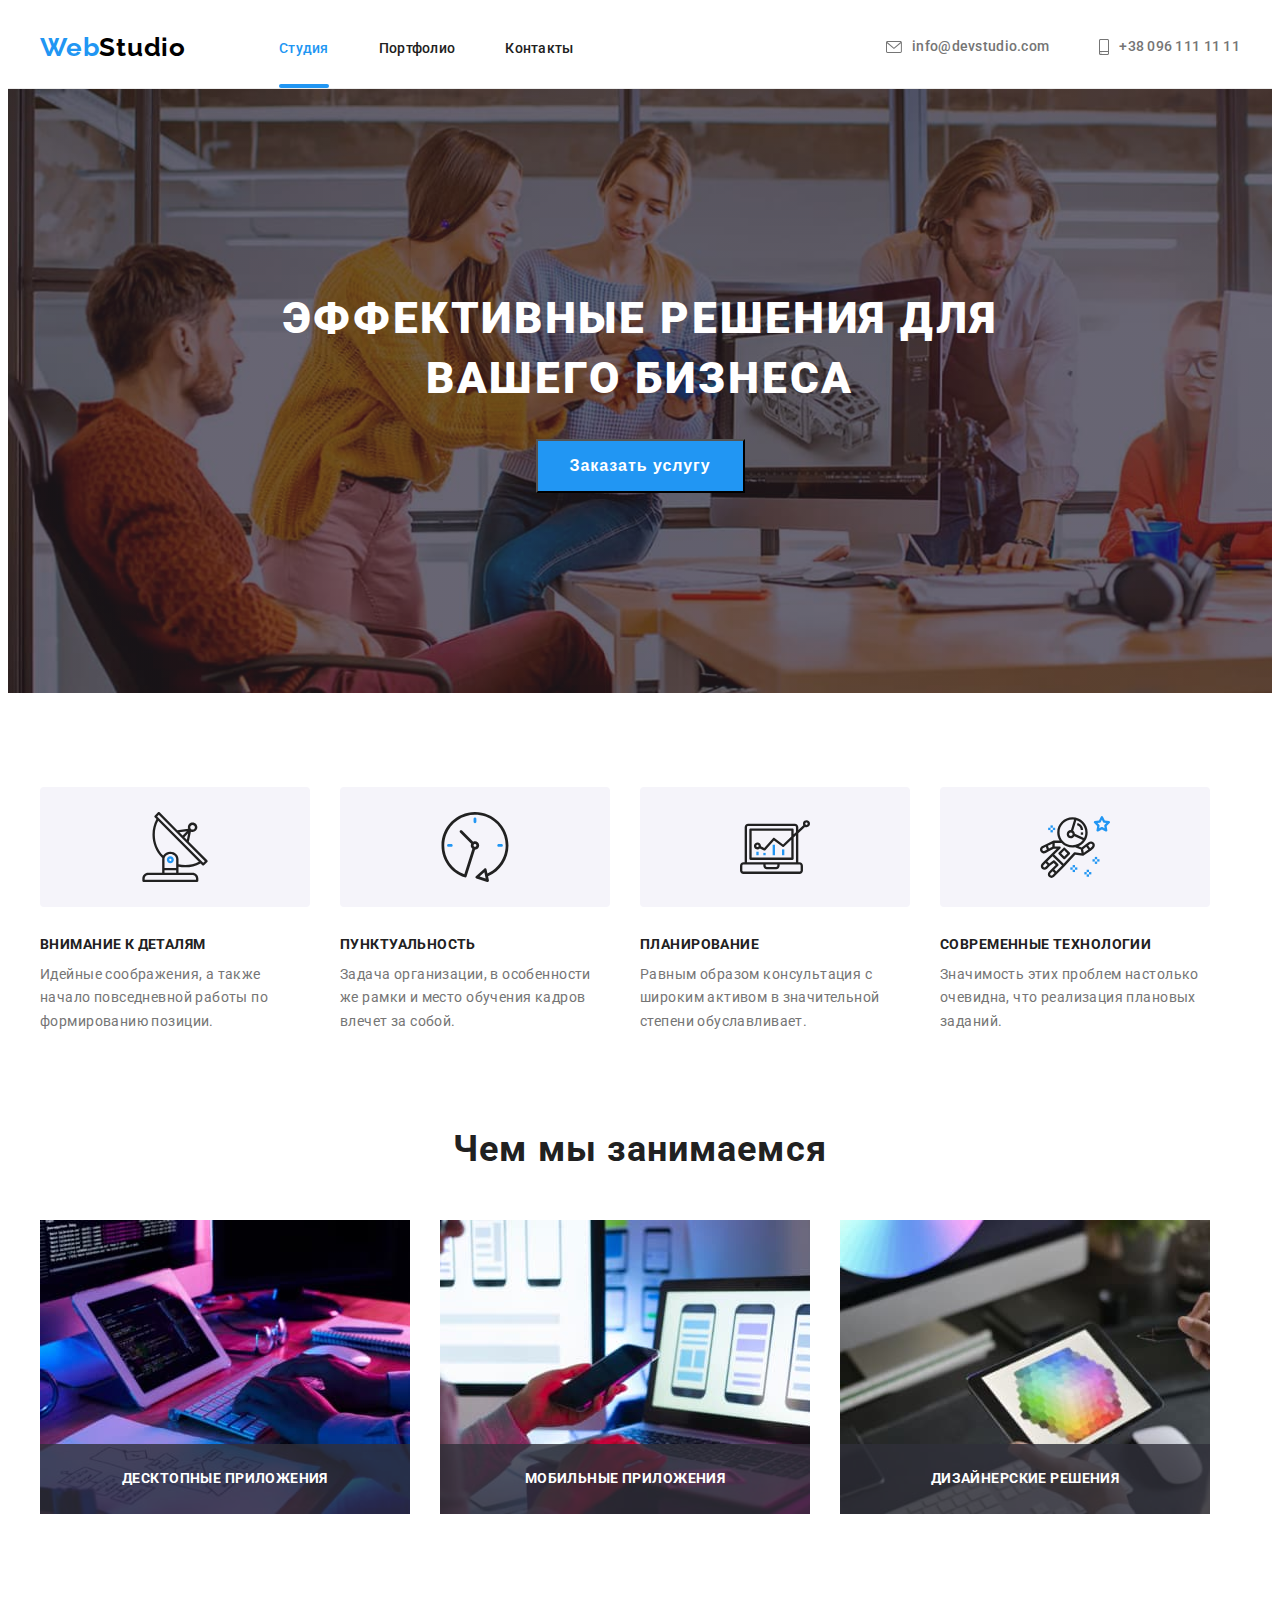
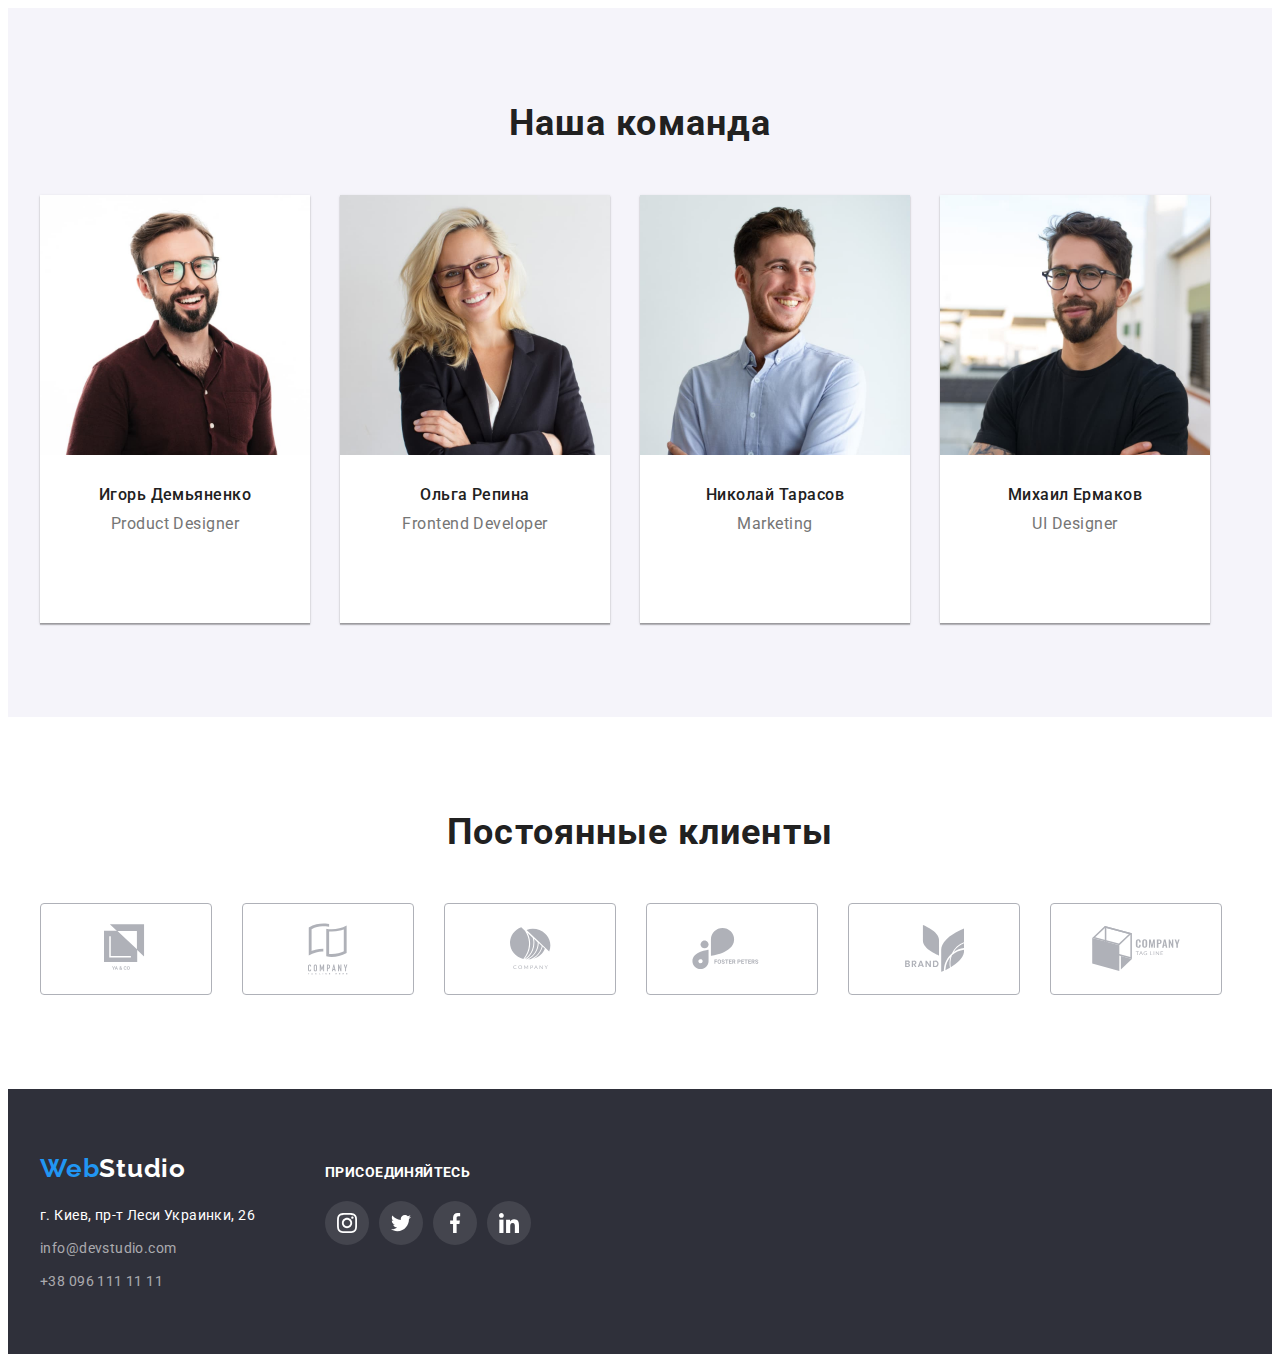
<file: index.html>
<!DOCTYPE html>
<html lang="ru">
  <head>
    <meta charset="UTF-8" />
    <meta name="viewport" content="width=device-width, initial-scale=1.0" />
    <title>Веб студия</title>
    <link rel="preconnect" href="https://fonts.gstatic.com" />
    <link
      href="https://fonts.googleapis.com/css2?family=Raleway:wght@700&family=Roboto:wght@400;500;700;900&display=swap"
      rel="stylesheet"
    />
    <link
      rel="stylesheet"
      href="https://cdnjs.cloudflare.com/ajax/libs/modern-normalize/1.0.0/modern-normalize.min.css"
      integrity="sha512-ISS7cAi1PEhQ8jnbJpJZMd29NlhNj4AWYyLOSp2CE/CsHxTCu+r+t0D2yoJudVrd0/8fTVPUVDzY5Tvli75u/g=="
      crossorigin="anonymous"
    />
    <link
      rel="stylesheet"
      href="https://cdnjs.cloudflare.com/ajax/libs/animate.css/4.1.1/animate.min.css"
    />
    <link rel="stylesheet" href="./css/styles.css" />
  </head>

  <body>
    <header class="header">
      <div class="container">
        <nav class="nav">
          <a class="logo link" href="./index.html"
            >Web<span class="logo-black">Studio</span></a
          >
          <ul class="list nav-list">
            <li class="nav-item">
              <a class="navigation-link link current" href="">Студия</a>
            </li>
            <li class="nav-item">
              <a class="navigation-link link" href="./portfolio.html"
                >Портфолио</a
              >
            </li>
            <li class="nav-item">
              <a class="navigation-link link" href="">Контакты</a>
            </li>
          </ul>
        </nav>
        <ul class="list contacts">
          <li class="contacts-item">
            <a class="contact-header link" href="mailto:info@devstudio.com">
              <svg class="img-email" width="16" height="12">
                <use href="./images/icons.svg#envelope"></use>
              </svg>
              info@devstudio.com
            </a>
          </li>
          <li class="contacts-item">
            <a class="contact-header link" href="tel:+380961111111"
              ><svg class="img-tel" width="10" height="16">
                <use href="./images/icons.svg#smartphone"></use>
              </svg>
              +38 096 111 11 11
            </a>
          </li>
        </ul>
      </div>
    </header>

    <main>
      <!-- HERO -->
      <section class="section-hero">
        <div class="container">
          <h1 class="hero-title">Эффективные решения для вашего бизнеса</h1>
          <button type="button" class="hero-btn" data-modal-open>
            Заказать услугу
          </button>
        </div>
      </section>

      <!-- Why Choose Us? -->
      <section class="feature">
        <div class="container">
          <h2 class="no-title visually-hidden">Почему выбирают нас</h2>
          <ul class="list feature-list">
            <li class="feature-item">
              <div class="feature-item-img">
                <svg class="img-antenna" width="70" height="70">
                  <use href="./images/icons.svg#antenna"></use>
                </svg>
              </div>

              <h3 class="feature-title">Внимание к деталям</h3>
              <p class="feature-description">
                Идейные соображения, а также начало повседневной работы по
                формированию позиции.
              </p>
            </li>
            <li class="feature-item">
              <div class="feature-item-img">
                <svg class="img-clock" width="70" height="70">
                  <use href="./images/icons.svg#clock"></use>
                </svg>
              </div>

              <h3 class="feature-title">Пунктуальность</h3>
              <p class="feature-description">
                Задача организации, в особенности же рамки и место обучения
                кадров влечет за собой.
              </p>
            </li>
            <li class="feature-item">
              <div class="feature-item-img">
                <svg class="img-diagram" width="70" height="70">
                  <use href="./images/icons.svg#diagram"></use>
                </svg>
              </div>

              <h3 class="feature-title">Планирование</h3>
              <p class="feature-description">
                Равным образом консультация с широким активом в значительной
                степени обуславливает.
              </p>
            </li>
            <li class="feature-item">
              <div class="feature-item-img">
                <svg class="img-astronaut" width="70" height="70">
                  <use href="./images/icons.svg#astronaut"></use>
                </svg>
              </div>

              <h3 class="feature-title">Современные технологии</h3>
              <p class="feature-description">
                Значимость этих проблем настолько очевидна, что реализация
                плановых заданий.
              </p>
            </li>
          </ul>
        </div>
      </section>

      <!-- Services -->
      <section class="services">
        <div class="container">
          <h2 class="title">Чем мы занимаемся</h2>
          <ul class="list services-list">
            <li class="services-item">
              <img
                src="./images/services/img1.jpeg"
                alt="Разработчик верстает сайт"
                width="370"
                height="294"
              />
              <p class="services-item-overlay">Десктопные приложения</p>
            </li>
            <li class="services-item">
              <img
                src="./images/services/img2.jpeg"
                alt="Дизайнер создает макет"
                width="370"
                height="294"
              />
              <p class="services-item-overlay">Мобильные приложения</p>
            </li>
            <li class="services-item">
              <img
                src="./images/services/img3.jpeg"
                alt="Дизайнер подбирает цвета"
                width="370"
                height="294"
              />
              <p class="services-item-overlay">Дизайнерские решения</p>
            </li>
          </ul>
        </div>
      </section>

      <!-- Team -->
      <section class="section-team">
        <div class="container">
          <h2 class="title">Наша команда</h2>
          <ul class="list team-list">
            <li class="team-item">
              <img
                src="./images/team/Ihor.jpeg"
                alt="Игорь Демьяненко"
                width="270"
                height="260"
              />
              <div class="team-item-description">
                <h3 class="team">Игорь Демьяненко</h3>
                <p lang="en" class="team-description">Product Designer</p>
                <div class="social">
                  <ul class="social-list list">
                    <li class="social-links">
                      <a href="" class="social-links-icon link">
                        <svg class="img-instagram" width="20" height="20">
                          <use href="./images/icons.svg#instagram"></use>
                        </svg>
                      </a>
                    </li>
                    <li class="social-links">
                      <a href="" class="social-links-icon link">
                        <svg class="img-twitter" width="20" height="20">
                          <use href="./images/icons.svg#twitter"></use>
                        </svg>
                      </a>
                    </li>
                    <li class="social-links">
                      <a href="" class="social-links-icon link">
                        <svg class="img-facebook" width="20" height="20">
                          <use href="./images/icons.svg#facebook"></use>
                        </svg>
                      </a>
                    </li>
                    <li class="social-links">
                      <a href="" class="social-links-icon link">
                        <svg class="img-linkedin" width="20" height="20">
                          <use href="./images/icons.svg#linkedin"></use>
                        </svg>
                      </a>
                    </li>
                  </ul>
                </div>
              </div>
            </li>
            <li class="team-item">
              <img
                src="./images/team/Olga.jpeg"
                alt="Ольга Репина"
                width="270"
                height="260"
              />
              <div class="team-item-description">
                <h3 class="team">Ольга Репина</h3>
                <p lang="en" class="team-description">Frontend Developer</p>
                <div class="social">
                  <ul class="social-list list">
                    <li class="social-links">
                      <a href="" class="social-links-icon link">
                        <svg class="img-instagram" width="20" height="20">
                          <use href="./images/icons.svg#instagram"></use>
                        </svg>
                      </a>
                    </li>
                    <li class="social-links">
                      <a href="" class="social-links-icon link">
                        <svg class="img-twitter" width="20" height="20">
                          <use href="./images/icons.svg#twitter"></use>
                        </svg>
                      </a>
                    </li>
                    <li class="social-links">
                      <a href="" class="social-links-icon link">
                        <svg class="img-facebook" width="20" height="20">
                          <use href="./images/icons.svg#facebook"></use>
                        </svg>
                      </a>
                    </li>
                    <li class="social-links">
                      <a href="" class="social-links-icon link">
                        <svg class="img-linkedin" width="20" height="20">
                          <use href="./images/icons.svg#linkedin"></use>
                        </svg>
                      </a>
                    </li>
                  </ul>
                </div>
              </div>
            </li>
            <li class="team-item">
              <img
                src="./images/team/Nikola.jpeg"
                alt="Николай Тарасов"
                width="270"
                height="260"
              />
              <div class="team-item-description">
                <h3 class="team">Николай Тарасов</h3>
                <p lang="en" class="team-description">Marketing</p>
                <div class="social">
                  <ul class="social-list list">
                    <li class="social-links">
                      <a href="" class="social-links-icon link">
                        <svg class="img-instagram" width="20" height="20">
                          <use href="./images/icons.svg#instagram"></use>
                        </svg>
                      </a>
                    </li>
                    <li class="social-links">
                      <a href="" class="social-links-icon link">
                        <svg class="img-twitter" width="20" height="20">
                          <use href="./images/icons.svg#twitter"></use>
                        </svg>
                      </a>
                    </li>
                    <li class="social-links">
                      <a href="" class="social-links-icon link">
                        <svg class="img-facebook" width="20" height="20">
                          <use href="./images/icons.svg#facebook"></use>
                        </svg>
                      </a>
                    </li>
                    <li class="social-links">
                      <a href="" class="social-links-icon link">
                        <svg class="img-linkedin" width="20" height="20">
                          <use href="./images/icons.svg#linkedin"></use>
                        </svg>
                      </a>
                    </li>
                  </ul>
                </div>
              </div>
            </li>
            <li class="team-item">
              <img
                src="./images/team/Michael.jpeg"
                alt="Михаил Ермаков"
                width="270"
                height="260"
              />
              <div class="team-item-description">
                <h3 class="team">Михаил Ермаков</h3>
                <p lang="en" class="team-description">UI Designer</p>
                <div class="social">
                  <ul class="social-list list">
                    <li class="social-links">
                      <a href="" class="social-links-icon link">
                        <svg class="img-instagram" width="20" height="20">
                          <use href="./images/icons.svg#instagram"></use>
                        </svg>
                      </a>
                    </li>
                    <li class="social-links">
                      <a href="" class="social-links-icon link">
                        <svg class="img-twitter" width="20" height="20">
                          <use href="./images/icons.svg#twitter"></use>
                        </svg>
                      </a>
                    </li>
                    <li class="social-links">
                      <a href="" class="social-links-icon link">
                        <svg class="img-facebook" width="20" height="20">
                          <use href="./images/icons.svg#facebook"></use>
                        </svg>
                      </a>
                    </li>
                    <li class="social-links">
                      <a href="" class="social-links-icon link">
                        <svg class="img-linkedin" width="20" height="20">
                          <use href="./images/icons.svg#linkedin"></use>
                        </svg>
                      </a>
                    </li>
                  </ul>
                </div>
              </div>
            </li>
          </ul>
        </div>
      </section>

      <!-- Client -->
      <section class="section-client">
        <div class="container">
          <h2 class="title">Постоянные клиенты</h2>
          <ul class="list client-list">
            <li class="client-item">
              <a href="" class="client-item-logo link">
                <svg class="img-logo" width="44.27" height="49.23">
                  <use href="./images/icons.svg#icon-logo-1"></use>
                </svg>
              </a>
            </li>
            <li class="client-item">
              <a href="" class="client-item-logo link">
                <svg class="img-logo" width="40" height="52">
                  <use href="./images/icons.svg#icon-logo-2"></use>
                </svg>
              </a>
            </li>
            <li class="client-item">
              <a href="" class="client-item-logo link">
                <svg class="img-logo" width="41" height="42.6">
                  <use href="./images/icons.svg#icon-logo-3"></use>
                </svg>
              </a>
            </li>
            <li class="client-item">
              <a href="" class="client-item-logo link">
                <svg class="img-logo" width="79.66" height="42.02">
                  <use href="./images/icons.svg#icon-logo-4"></use>
                </svg>
              </a>
            </li>
            <li class="client-item">
              <a href="" class="client-item-logo link">
                <svg class="img-logo" width="59" height="47">
                  <use href="./images/icons.svg#icon-logo-5"></use>
                </svg>
              </a>
            </li>
            <li class="client-item">
              <a href="" class="client-item-logo link">
                <svg class="img-logo" width="88.48" height="45.44">
                  <use href="./images/icons.svg#icon-logo-6"></use>
                </svg>
              </a>
            </li>
          </ul>
        </div>
      </section>
    </main>

    <footer class="footer">
      <div class="container">
        <div class="footer-address">
          <a class="logo link logo-footer" href="./index.html"
            >Web<span class="logo-white">Studio</span></a
          >
          <address class="address">
            <ul class="list">
              <li class="address-map">
                <a
                  class="contact-list link"
                  href="https://www.google.com/maps/d/embed?mid=10uSM3H-mIU3GznYo2szRIEphcz"
                  target="_blank"
                  rel="noreferrer noopener"
                  >г. Киев, пр-т Леси Украинки, 26
                </a>
              </li>
              <li class="address-email">
                <a
                  class="contact-list-item contact-list-email link"
                  href="mailto:info@devstudio.com"
                  >info@devstudio.com</a
                >
              </li>
              <li class="address-tel">
                <a class="contact-list-item link" href="tel:+380961111111"
                  >+38 096 111 11 11</a
                >
              </li>
            </ul>
          </address>
        </div>
        <div class="footer-social social">
          <b class="join">присоединяйтесь</b>
          <ul class="social-list list">
            <li class="social-links">
              <a href="" class="social-links-icon link">
                <svg class="img-instagram" width="20" height="20">
                  <use href="./images/icons.svg#instagram"></use>
                </svg>
              </a>
            </li>
            <li class="social-links">
              <a href="" class="social-links-icon link">
                <svg class="img-twitter" width="20" height="20">
                  <use href="./images/icons.svg#twitter"></use>
                </svg>
              </a>
            </li>
            <li class="social-links">
              <a href="" class="social-links-icon link">
                <svg class="img-facebook" width="20" height="20">
                  <use href="./images/icons.svg#facebook"></use>
                </svg>
              </a>
            </li>
            <li class="social-links">
              <a href="" class="social-links-icon link">
                <svg class="img-linkedin" width="20" height="20">
                  <use
                    href="./images/icons.svg#linkedin
                  "
                  ></use>
                </svg>
              </a>
            </li>
          </ul>
        </div>
      </div>
    </footer>
    <div class="backdrop is-hidden" data-modal>
      <div class="modal">
        <button type="button" class="modal-close-btn" data-modal-close>
          <svg class="icon-close" width="18" height="18">
            <use href="./images/icons.svg#icon-close"></use>
          </svg>
        </button>
      </div>
    </div>
    <script src="./js/modal.js"></script>
  </body>
</html>
</file>
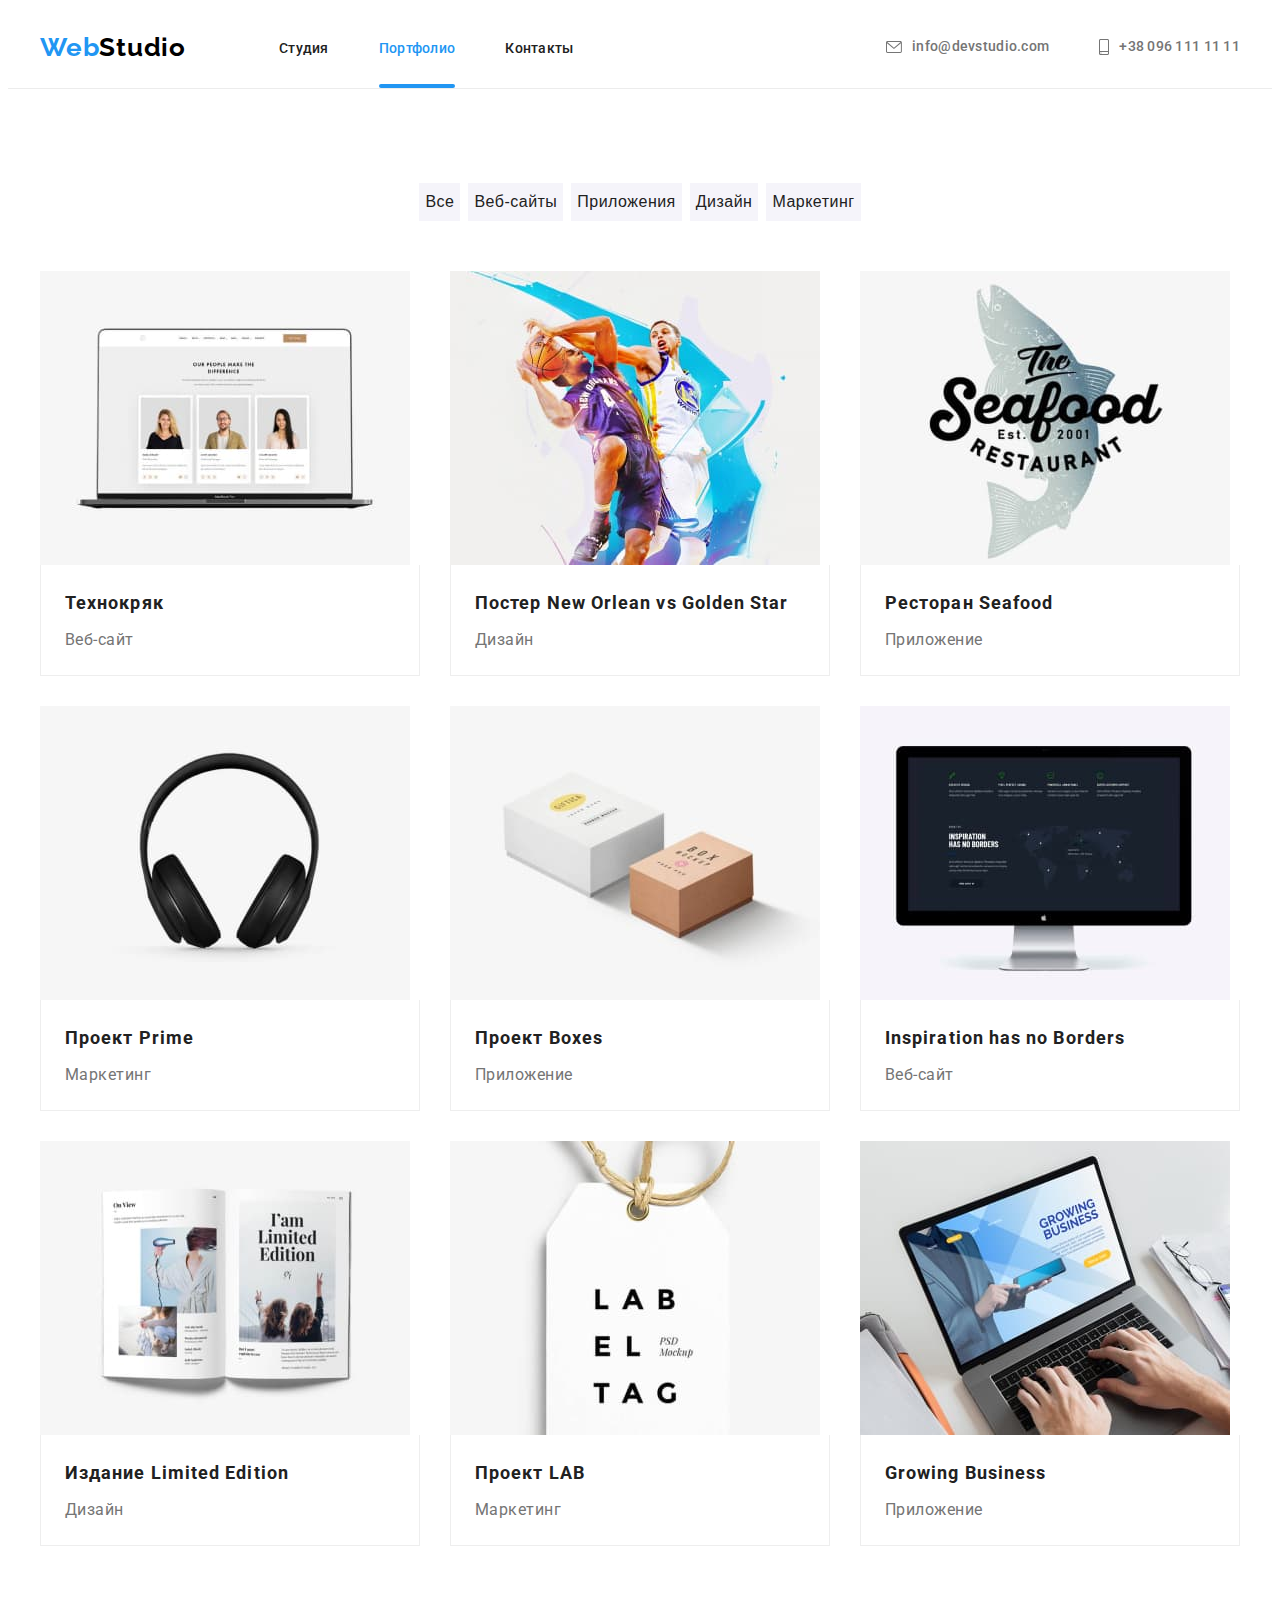
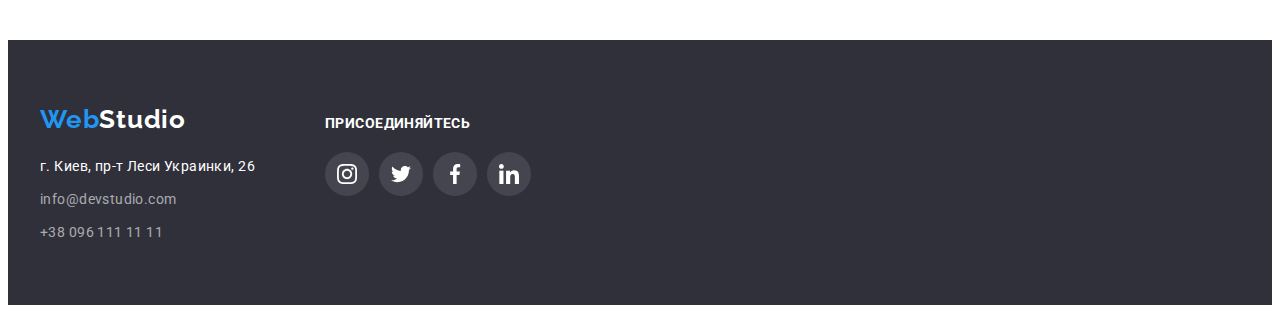
<file: portfolio.html>
<!DOCTYPE html>
<html lang="ru">
  <head>
    <meta charset="UTF-8" />
    <meta name="viewport" content="width=device-width, initial-scale=1.0" />
    <title>Портфолио</title>
    <link rel="preconnect" href="https://fonts.gstatic.com" />
    <link
      href="https://fonts.googleapis.com/css2?family=Raleway:wght@700&family=Roboto:wght@400;500;700;900&display=swap"
      rel="stylesheet"
    />
    <link
      rel="stylesheet"
      href="https://cdnjs.cloudflare.com/ajax/libs/modern-normalize/1.0.0/modern-normalize.min.css"
      integrity="sha512-ISS7cAi1PEhQ8jnbJpJZMd29NlhNj4AWYyLOSp2CE/CsHxTCu+r+t0D2yoJudVrd0/8fTVPUVDzY5Tvli75u/g=="
      crossorigin="anonymous"
    />
    <link rel="stylesheet" href="./css/styles.css" />
  </head>

  <body>
    <header class="header">
      <div class="container">
        <nav class="nav">
          <a class="logo link" href="./index.html"
            >Web<span class="logo-black">Studio</span></a
          >
          <ul class="list nav-list">
            <li class="nav-item">
              <a class="navigation-link link" href="./index.html">Студия</a>
            </li>
            <li class="nav-item">
              <a class="navigation-link link current" href="./portfolio.html"
                >Портфолио</a
              >
            </li>
            <li class="nav-item">
              <a class="navigation-link link" href="">Контакты</a>
            </li>
          </ul>
        </nav>
        <ul class="list contacts">
          <li class="contacts-item">
            <a class="contact-header link" href="mailto:info@devstudio.com">
              <svg class="img-email" width="16" height="12">
                <use href="./images/icons.svg#envelope"></use>
              </svg>
              info@devstudio.com
            </a>
          </li>
          <li class="contacts-item">
            <a class="contact-header link" href="tel:+380961111111"
              ><svg class="img-tel" width="10" height="16">
                <use href="./images/icons.svg#smartphone"></use>
              </svg>
              +38 096 111 11 11
            </a>
          </li>
        </ul>
      </div>
    </header>

    <main>
      <section>
        <div class="container">
          <!-- FILTER -->
          <h1 class="no-title visually-hidden">Фильтр</h1>
          <ul class="list filter-list">
            <li class="filter-item">
              <button type="button" class="filter-btn">Все</button>
            </li>
            <li class="filter-item">
              <button type="button" class="filter-btn">Веб-сайты</button>
            </li>
            <li class="filter-item">
              <button type="button" class="filter-btn">Приложения</button>
            </li>
            <li class="filter-item">
              <button type="button" class="filter-btn">Дизайн</button>
            </li>
            <li class="filter-item">
              <button type="button" class="filter-btn">Маркетинг</button>
            </li>
          </ul>

          <!-- PROJECTS -->
          <h2 class="no-title visually-hidden">Проекты</h2>
          <ul class="list card-set">
            <li class="card-item">
              <a class="card-item-link link" href="">
                <div class="card-item-wrapper">
                  <img
                    src="./images/portfolio/project1.jpeg"
                    alt="открыт сайт на мониторе ноутбука"
                    width="370"
                    height="294"
                  />
                  <p class="overlay">
                    Lorem ipsum dolor sit amet consectetur adipisicing elit.
                    Perspiciatis, itaque amet excepturi autem iste nisi enim
                    earum, saepe cumque corrupti incidunt? Maiores ipsam numquam
                    rem iste ratione veritatis quis reiciendis?
                  </p>
                </div>
                <div class="card-item-description">
                  <h3 class="project-title">Технокряк</h3>
                  <p class="project-description">Веб-сайт</p>
                </div>
              </a>
            </li>

            <li class="card-item">
              <a class="card-item-link link" href="">
                <div class="card-item-wrapper">
                  <img
                    src="./images/portfolio/project2.jpeg"
                    alt="баскетболисты играют"
                    width="370"
                    height="294"
                  />
                  <p class="overlay">
                    Lorem ipsum dolor sit amet consectetur adipisicing elit.
                    Perspiciatis, itaque amet excepturi autem iste nisi enim
                    earum, saepe cumque corrupti incidunt? Maiores ipsam numquam
                    rem iste ratione veritatis quis reiciendis?
                  </p>
                </div>
                <div class="card-item-description">
                  <h3 class="project-title">
                    Постер New Orlean vs Golden Star
                  </h3>
                  <p class="project-description">Дизайн</p>
                </div>
              </a>
            </li>

            <li class="card-item">
              <a class="card-item-link link" href="">
                <div class="card-item-wrapper">
                  <img
                    src="./images/portfolio/project3.jpeg"
                    alt="логотип ресторана"
                    width="370"
                    height="294"
                  />
                  <p class="overlay">
                    Lorem ipsum dolor sit amet consectetur adipisicing elit.
                    Perspiciatis, itaque amet excepturi autem iste nisi enim
                    earum, saepe cumque corrupti incidunt? Maiores ipsam numquam
                    rem iste ratione veritatis quis reiciendis?
                  </p>
                </div>
                <div class="card-item-description">
                  <h3 class="project-title">Ресторан Seafood</h3>
                  <p class="project-description">Приложение</p>
                </div>
              </a>
            </li>

            <li class="card-item">
              <a class="card-item-link link" href="">
                <div class="card-item-wrapper">
                  <img
                    src="./images/portfolio/project4.jpeg"
                    alt="наушники"
                    width="370"
                    height="294"
                  />
                  <p class="overlay">
                    Lorem ipsum dolor sit amet consectetur adipisicing elit.
                    Perspiciatis, itaque amet excepturi autem iste nisi enim
                    earum, saepe cumque corrupti incidunt? Maiores ipsam numquam
                    rem iste ratione veritatis quis reiciendis?
                  </p>
                </div>
                <div class="card-item-description">
                  <h3 class="project-title">Проект Prime</h3>
                  <p class="project-description">Маркетинг</p>
                </div>
              </a>
            </li>

            <li class="card-item">
              <a class="card-item-link link" href="">
                <div class="card-item-wrapper">
                  <img
                    src="./images/portfolio/project5.jpeg"
                    alt="белый и бежевый боксы"
                    width="370"
                    height="294"
                  />
                  <p class="overlay">
                    Lorem ipsum dolor sit amet consectetur adipisicing elit.
                    Perspiciatis, itaque amet excepturi autem iste nisi enim
                    earum, saepe cumque corrupti incidunt? Maiores ipsam numquam
                    rem iste ratione veritatis quis reiciendis?
                  </p>
                </div>
                <div class="card-item-description">
                  <h3 class="project-title">Проект Boxes</h3>
                  <p class="project-description">Приложение</p>
                </div>
              </a>
            </li>

            <li class="card-item">
              <a class="card-item-link link" href="">
                <div class="card-item-wrapper">
                  <img
                    src="./images/portfolio/project6.jpeg"
                    alt="монитор компьютера"
                    width="370"
                    height="294"
                  />
                  <p class="overlay">
                    Lorem ipsum dolor sit amet consectetur adipisicing elit.
                    Perspiciatis, itaque amet excepturi autem iste nisi enim
                    earum, saepe cumque corrupti incidunt? Maiores ipsam numquam
                    rem iste ratione veritatis quis reiciendis?
                  </p>
                </div>
                <div class="card-item-description">
                  <h3 class="project-title">Inspiration has no Borders</h3>
                  <p class="project-description">Веб-сайт</p>
                </div>
              </a>
            </li>

            <li class="card-item">
              <a class="card-item-link link" href="">
                <div class="card-item-wrapper">
                  <img
                    src="./images/portfolio/project7.jpeg"
                    alt="открыт журнал"
                    width="370"
                    height="294"
                  />
                  <p class="overlay">
                    Lorem ipsum dolor sit amet consectetur adipisicing elit.
                    Perspiciatis, itaque amet excepturi autem iste nisi enim
                    earum, saepe cumque corrupti incidunt? Maiores ipsam numquam
                    rem iste ratione veritatis quis reiciendis?
                  </p>
                </div>
                <div class="card-item-description">
                  <h3 class="project-title">Издание Limited Edition</h3>
                  <p class="project-description">Дизайн</p>
                </div>
              </a>
            </li>

            <li class="card-item">
              <a class="card-item-link link" href="">
                <div class="card-item-wrapper">
                  <img
                    src="./images/portfolio/project8.jpeg"
                    alt="бирка"
                    width="370"
                    height="294"
                  />
                  <p class="overlay">
                    Lorem ipsum dolor sit amet consectetur adipisicing elit.
                    Perspiciatis, itaque amet excepturi autem iste nisi enim
                    earum, saepe cumque corrupti incidunt? Maiores ipsam numquam
                    rem iste ratione veritatis quis reiciendis?
                  </p>
                </div>
                <div class="card-item-description">
                  <h3 class="project-title">Проект LAB</h3>
                  <p class="project-description">Маркетинг</p>
                </div>
              </a>
            </li>

            <li class="card-item">
              <a class="card-item-link link" href="">
                <div class="card-item-wrapper">
                  <img
                    src="./images/portfolio/project9.jpeg"
                    alt="мужчина работает за ноутбуком"
                    width="370"
                    height="294"
                  />
                  <p class="overlay">
                    Lorem ipsum dolor sit amet consectetur adipisicing elit.
                    Perspiciatis, itaque amet excepturi autem iste nisi enim
                    earum, saepe cumque corrupti incidunt? Maiores ipsam numquam
                    rem iste ratione veritatis quis reiciendis?
                  </p>
                </div>
                <div class="card-item-description">
                  <h3 class="project-title">Growing Business</h3>
                  <p class="project-description">Приложение</p>
                </div>
              </a>
            </li>
          </ul>
        </div>
      </section>
    </main>

    <footer class="footer">
      <div class="container">
        <div class="footer-address">
          <a class="logo link logo-footer" href="./index.html"
            >Web<span class="logo-white">Studio</span></a
          >
          <address class="address">
            <ul class="list">
              <li class="address-map">
                <a
                  class="contact-list link"
                  href="https://www.google.com/maps/d/embed?mid=10uSM3H-mIU3GznYo2szRIEphcz"
                  target="_blank"
                  rel="noreferrer noopener"
                  >г. Киев, пр-т Леси Украинки, 26
                </a>
              </li>
              <li class="address-email">
                <a
                  class="contact-list-item contact-list-email link"
                  href="mailto:info@devstudio.com"
                  >info@devstudio.com</a
                >
              </li>
              <li class="address-tel">
                <a class="contact-list-item link" href="tel:+380961111111"
                  >+38 096 111 11 11</a
                >
              </li>
            </ul>
          </address>
        </div>
        <div class="footer-social social">
          <b class="join">присоединяйтесь</b>
          <ul class="social-list list">
            <li class="social-links">
              <a href="" class="social-links-icon link">
                <svg class="img-instagram" width="20" height="20">
                  <use href="./images/icons.svg#instagram"></use>
                </svg>
              </a>
            </li>
            <li class="social-links">
              <a href="" class="social-links-icon link">
                <svg class="img-twitter" width="20" height="20">
                  <use href="./images/icons.svg#twitter"></use>
                </svg>
              </a>
            </li>
            <li class="social-links">
              <a href="" class="social-links-icon link">
                <svg class="img-facebook" width="20" height="20">
                  <use href="./images/icons.svg#facebook"></use>
                </svg>
              </a>
            </li>
            <li class="social-links">
              <a href="" class="social-links-icon link">
                <svg class="img-linkedin" width="20" height="20">
                  <use
                    href="./images/icons.svg#linkedin
                  "
                  ></use>
                </svg>
              </a>
            </li>
          </ul>
        </div>
      </div>
    </footer>
  </body>
</html>
</file>
<file: css/styles.css>
:root {
  --main-font: "Roboto", sans-serif;
  --secondary-font: "Raleway", sans-serif;
  /* --main-font-color: #e5e5e5; */
  --primary-font-color: #2f303a;
  --secondary-font-color: #f5f4fa;
  --primary-text-color: #212121;
  --secondary-text-color: #757575;
  --black-text-color: #000000;
  --white-text-color: #ffffff;
  --accent-color: #2196f3;
  --section-pt: 94px;
  --section-pb: 94px;
  --card-set-gap: 30px;
  --cubic: cubic-bezier(0.4, 0, 0.2, 1);
}

body {
  font-family: var(--main-font);
}

/* main {
  background-color: var(--main-font-color);
} */

h1,
h2,
h3,
h4,
h5,
h6,
p {
  margin: 0;
}

ul,
ol {
  margin: 0;
  padding: 0;
}

img {
  display: block;
  max-width: 100%;
}

.link {
  text-decoration: none;
}

.list {
  list-style: none;
}

.address {
  font-style: normal;
}

.visually-hidden {
  position: absolute !important;
  clip: rect(1px 1px 1px 1px); /* IE6, IE7 */
  clip: rect(1px, 1px, 1px, 1px);
  padding: 0 !important;
  border: 0 !important;
  height: 1px !important;
  width: 1px !important;
  overflow: hidden;
}

.container {
  width: 1200px;
  margin: 0 auto;
  padding-left: 15px;
  padding-right: 15px;
}

section {
  padding-top: var(--section-pt);
  padding-bottom: var(--section-pb);
}

/* ============= COMPONENTS ============= */
.logo {
  font-family: var(--secondary-font);
  font-weight: 700;
  font-size: 26px;
  line-height: 1.19;
  letter-spacing: 0.03em;
  color: var(--accent-color);
}

.title {
  margin-bottom: 50px;
  font-weight: 700;
  font-size: 36px;
  line-height: 1.17;
  text-align: center;
  letter-spacing: 0.03em;
  color: var(--primary-text-color);
}

.no-title {
  display: none;
}

/* .img-email,
.img-tel {
  transition: fill 250ms var(--cubic);
} */

.img-email:hover,
.img-email:focus,
.img-tel:hover,
.img-tel:focus {
  fill: var(--accent-color);
}

.social {
  margin-top: 16px;
}

.social-list {
  display: flex;
  justify-content: space-between;
}

.social-links {
  display: flex;
  align-items: center;
}

.social-links-icon {
  display: flex;
  align-items: center;
  justify-content: center;
  width: 44px;
  height: 44px;
  border-radius: 50%;
  fill: var(--white-text-color);
}

.social-links:not(:last-child) {
  margin-right: 10px;
}

.img-instagram,
.img-twitter,
.img-facebook,
.img-linkedin {
  transition: fill 250ms var(--cubic);
}

.social-links-icon:hover .img-instagram,
.social-links-icon:focus .img-instagram {
  fill: var(--white-text-color);
}

.social-links-icon:hover .img-twitter,
.social-links-icon:focus .img-twitter {
  fill: var(--white-text-color);
}

.social-links-icon:hover .img-facebook,
.social-links-icon:focus .img-facebook {
  fill: var(--white-text-color);
}

.social-links-icon:hover .img-linkedin,
.social-links-icon:focus .img-linkedin {
  fill: var(--white-text-color);
}

.social-links-icon {
  transition: background-color 250ms var(--cubic);
}

.social-links-icon:hover,
.social-links-icon:focus {
  background-color: var(--accent-color);
}

/* ============= END COMPONENTS ============= */

/* ============= HEADER ============= */
.header {
  padding-top: 24px;
  padding-bottom: 25px;
  border-bottom: 1px solid #ececec;
}

.header .container {
  display: flex;
  align-items: center;
}

.nav,
.nav-list,
.contacts {
  display: flex;
  align-items: center;
}

.nav-item,
.contacts-item {
  display: block;
}

.nav-list {
  margin-left: 93px;
}

.nav-list .nav-item + .nav-item,
.contacts .contacts-item + .contacts-item {
  margin-left: 50px;
}

.contacts {
  margin-left: auto;
}

.logo-black {
  color: var(--black-text-color);
}

.navigation-link {
  padding-top: 32px;
  padding-bottom: 32px;
  font-weight: 500;
  font-size: 14px;
  line-height: 1.14;
  letter-spacing: 0.02em;
  color: var(--primary-text-color);
  transition: color 250ms var(--cubic);
}

.navigation-link:hover,
.navigation-link:focus {
  color: var(--accent-color);
}

.current {
  position: relative;
}

.current::after {
  content: "";
  position: absolute;
  left: 0;
  bottom: 0;
  display: block;
  width: 100%;
  height: 4px;
  background-color: var(--accent-color);
  border-radius: 2px;
}

.list .current {
  color: var(--accent-color);
}

.contacts-item {
  display: flex;
  align-items: center;
}

.contact-header {
  display: flex;
  align-items: center;
  font-weight: 500;
  font-size: 14px;
  line-height: 1.14;
  letter-spacing: 0.02em;
  color: var(--secondary-text-color);
  transition: color 250ms var(--cubic);
}

.contact-header:hover,
.contact-header:focus {
  color: var(--accent-color);
}

.img-email,
.img-tel {
  margin-right: 10px;
  fill: currentColor;
}

/* ============= END HEADER ============= */

/* ============= HERO ============= */

.section-hero {
  flex-grow: 1;
  background-color: var(--primary-font-color);
  background-image: linear-gradient(
      rgba(58, 47, 56, 0.4),
      rgba(58, 47, 56, 0.4)
    ),
    url("../images/hero.jpeg");
  background-repeat: no-repeat;
  background-size: cover;
  max-width: 1600px;
  padding-top: 0;
  padding-bottom: 0;
}

.section-hero .container {
  padding-top: 200px;
  padding-bottom: 200px;
  max-width: 726px;
  text-align: center;
}

.hero-title {
  margin-bottom: 30px;
  font-weight: 900;
  font-size: 44px;
  line-height: 1.36;
  text-align: center;
  letter-spacing: 0.06em;
  text-transform: uppercase;
  color: var(--white-text-color);
}

.hero-btn {
  min-width: 200px;
  padding: 10px 32px;
  font-weight: 700;
  font-size: 16px;
  line-height: 1.875;
  letter-spacing: 0.06em;
  background-color: var(--accent-color);
  color: var(--white-text-color);
}
/* ============= END HERO ============= */

/* ============= FEATURE ============= */
.feature .container {
  display: flex;
  align-items: center;
}

.feature-list {
  display: flex;
  align-items: center;
}

.feature-list .feature-item + .feature-item {
  margin-left: 30px;
}

.feature-item {
  width: 270px;
}

.feature-item-img {
  display: flex;
  align-items: center;
  justify-content: center;
  height: 120px;
  background: #f5f4fa;
  border-radius: 4px;
  margin-bottom: 30px;
}

.feature-title {
  margin-bottom: 10px;
  font-weight: 700;
  font-size: 14px;
  line-height: 1.14;
  letter-spacing: 0.03em;
  text-transform: uppercase;
  color: var(--primary-text-color);
}

.feature-description {
  font-size: 14px;
  line-height: 1.71;
  letter-spacing: 0.03em;
  color: var(--secondary-text-color);
}

/* ============= END FEATURE ============= */

/* ============= SERVICES ============= */
.services {
  padding-top: 0;
}

.services-list {
  display: flex;
  align-items: center;
}

.services-list .services-item + .services-item {
  margin-left: 30px;
}

.services-item {
  position: relative;
}

.services-item-overlay {
  position: absolute;
  display: flex;
  align-items: center;
  justify-content: center;

  bottom: 0;
  left: 0;
  width: 100%;
  height: 70px;
  font-size: 14px;
  font-weight: 700;
  line-height: 1.14;
  letter-spacing: 0.03em;
  text-transform: uppercase;
  background-color: rgba(47, 48, 58, 0.8);
  color: var(--white-text-color);
}

/* ============= END SERVICES ============= */

/* ============= TEAM ============= */

.section-team {
  background-color: var(--secondary-font-color);
  padding-bottom: var(--section-pb);
}

.team-list {
  display: flex;
  align-items: center;
}

.team-item {
  box-shadow: 0px 1px 3px rgba(0, 0, 0, 0.12), 0px 1px 1px rgba(0, 0, 0, 0.14),
    0px 2px 1px rgba(0, 0, 0, 0.2);
}

.team-list .team-item + .team-item {
  margin-left: 30px;
}

.team-item-description {
  padding: 30px;
  background-color: #ffffff;
}

.team {
  margin-bottom: 10px;
  font-weight: 500;
  font-size: 16px;
  line-height: 1.19;
  text-align: center;
  letter-spacing: 0.03em;
  color: var(--primary-text-color);
}

.team-description {
  font-size: 16px;
  line-height: 1.19;
  text-align: center;
  letter-spacing: 0.03em;
  color: var(--secondary-text-color);
}

/* ============= END TEAM ============= */

/* ============= CLIENT ============= */

.client-list {
  display: flex;
  align-items: center;
}

.client-item {
  border: 1px solid #afb1b8;
  border-radius: 4px;
  transition: border 250ms var(--cubic);
}

.client-item:hover,
.client-item:focus {
  border: 1px solid var(--accent-color);
}

.client-item-logo {
  display: flex;
  align-items: center;
  justify-content: center;
  width: 170px;
  height: 90px;
}

.client-list .client-item + .client-item {
  margin-left: 30px;
}

.client-item-logo:hover .img-logo,
.client-item-logo:focus .img-logo {
  fill: var(--accent-color);
}

.img-logo {
  fill: #afb1b8;
  transition: fill 250ms var(--cubic);
}

/* ============= END CLIENT ============= */

/* ============= FOOTER ============= */
.footer {
  padding-top: 60px;
  padding-bottom: 60px;
  background: var(--primary-font-color);
}

.footer .container {
  display: flex;
  align-items: baseline;
}

.footer-social {
  margin-left: 70px;
}

.logo-footer,
.contact-list,
.contact-list-item {
  display: flex;
  align-items: center;
}

.logo-footer {
  width: 145px;
  height: 31px;
  margin-bottom: 20px;
}

.address-map,
.address-email {
  margin-bottom: 9px;
}

.logo-white {
  color: var(--white-text-color);
}

.contact-list {
  font-size: 14px;
  line-height: 1.71;
  letter-spacing: 0.03em;
  color: var(--white-text-color);
}

.contact-list-item {
  font-size: 14px;
  line-height: 1.71;
  letter-spacing: 0.03em;
  color: rgba(255, 255, 255, 0.6);
}

.join {
  display: block;
  margin-bottom: 20px;
  font-weight: 700;
  font-size: 14px;
  line-height: 1.14;
  letter-spacing: 00.03em;
  text-transform: uppercase;
  color: var(--white-text-color);
}

.social-links-icon {
  background: rgba(255, 255, 255, 0.1);
}

/* ============= END FOOTER ============= */

/* ============= BACKDROP ============= */

.backdrop {
  position: fixed;
  top: 0;
  left: 0;
  width: 100vw;
  height: 100vh;
  background-color: rgba(0, 0, 0, 0.2);
  transition: all 250ms var(--cubic);
}

.modal {
  position: absolute;
  top: 50%;
  left: 50%;
  transform: translate(-50%, -50%);
  width: 528px;
  height: 581px;
  background-color: #ffffff;
}

.modal-close-btn {
  display: flex;
  align-items: center;
  justify-content: center;
  position: absolute;
  top: 8px;
  right: 8px;
  width: 30px;
  height: 30px;
  background: transparent;
  border: 1px solid rgba(0, 0, 0, 0.1);
  border-radius: 50%;
  cursor: pointer;
}

.is-hidden {
  opacity: 0;
  visibility: hidden;
  pointer-events: none;
}

/* ============= END BACKDROP ============= */

/* ============= PORTFOLIO ============= *
/* ============= FILTER ============= */

.filter-list {
  display: flex;
  align-items: center;
  justify-content: center;
  margin-bottom: 50px;
}

.filter-item {
  display: block;
}

.filter-list .filter-item + .filter-item {
  margin-left: 8px;
}

.filter-btn {
  padding: 6px;
  border-width: 0px;
  font-weight: 500;
  font-size: 16px;
  line-height: 1.63;
  text-align: center;
  letter-spacing: 0.03em;
  background: var(--secondary-font-color);
  color: var(--primary-text-color);
  cursor: pointer;
  transition: background-color 250ms var(--cubic), box-shadow 250ms var(--cubic),
    color 250ms var(--cubic);
}

.filter-btn:hover,
.filter-btn:focus {
  background-color: var(--accent-color);
  color: var(--white-text-color);
  box-shadow: 0px 3px 1px rgba(0, 0, 0, 0.1), 0px 1px 2px rgba(0, 0, 0, 0.08),
    0px 2px 2px rgba(0, 0, 0, 0.12);
}

/* ============= END FILTER ============= */

/* ============= PROJECTS ============= */

.card-set {
  display: flex;
  flex-wrap: wrap;
  margin-left: calc(-1 * var(--card-set-gap));
  margin-top: calc(-1 * var(--card-set-gap));
}

.card-set > .card-item {
  flex-basis: calc(100% / 3 - 30px);
}

.card-item {
  margin-left: var(--card-set-gap);
  margin-top: var(--card-set-gap);
  border: 0;
  transition: box-shadow 250ms var(--cubic);
}

.card-item:hover {
  box-shadow: 0px 1px 1px rgba(0, 0, 0, 0.12), 0px 4px 4px rgba(0, 0, 0, 0.06),
    1px 4px 6px rgba(0, 0, 0, 0.16);
}

.card-item-description {
  padding-left: 24px;
  padding-right: 24px;
  padding-top: 20px;
  padding-bottom: 20px;
  border-right: 1px solid #eeeeee;
  border-bottom: 1px solid #eeeeee;
  border-left: 1px solid #eeeeee;
}

.project-title {
  margin-bottom: 4px;
  font-weight: 700;
  font-size: 18px;
  line-height: 2;
  letter-spacing: 0.06em;
  color: var(--primary-text-color);
}

.project-description {
  font-size: 16px;
  line-height: 1.88;
  letter-spacing: 0.03em;
  color: var(--secondary-text-color);
}

.card-item-wrapper {
  position: relative;
  overflow: hidden;
}

.overlay {
  position: absolute;
  top: 0;
  left: 0;
  height: 100%;
  background-color: var(--accent-color);
  color: var(--white-text-color);
  padding-top: 63px;
  padding-right: 24px;
  padding-bottom: 63px;
  padding-left: 24px;
  /* overflow: scroll; */
  transform-origin: left top;
  opacity: 0;
  transform: translateY(100%);
  transition: transform 250ms var(--cubic);
}

.card-item-link:hover .overlay,
.card-item-link:focus .overlay {
  transform: translateY(0);
  opacity: 1;
  transition: transform 250ms var(--cubic);
}

/* ============= END PROJECTS ============= */

/* ============= END PORTFOLIO ============= */
</file>
